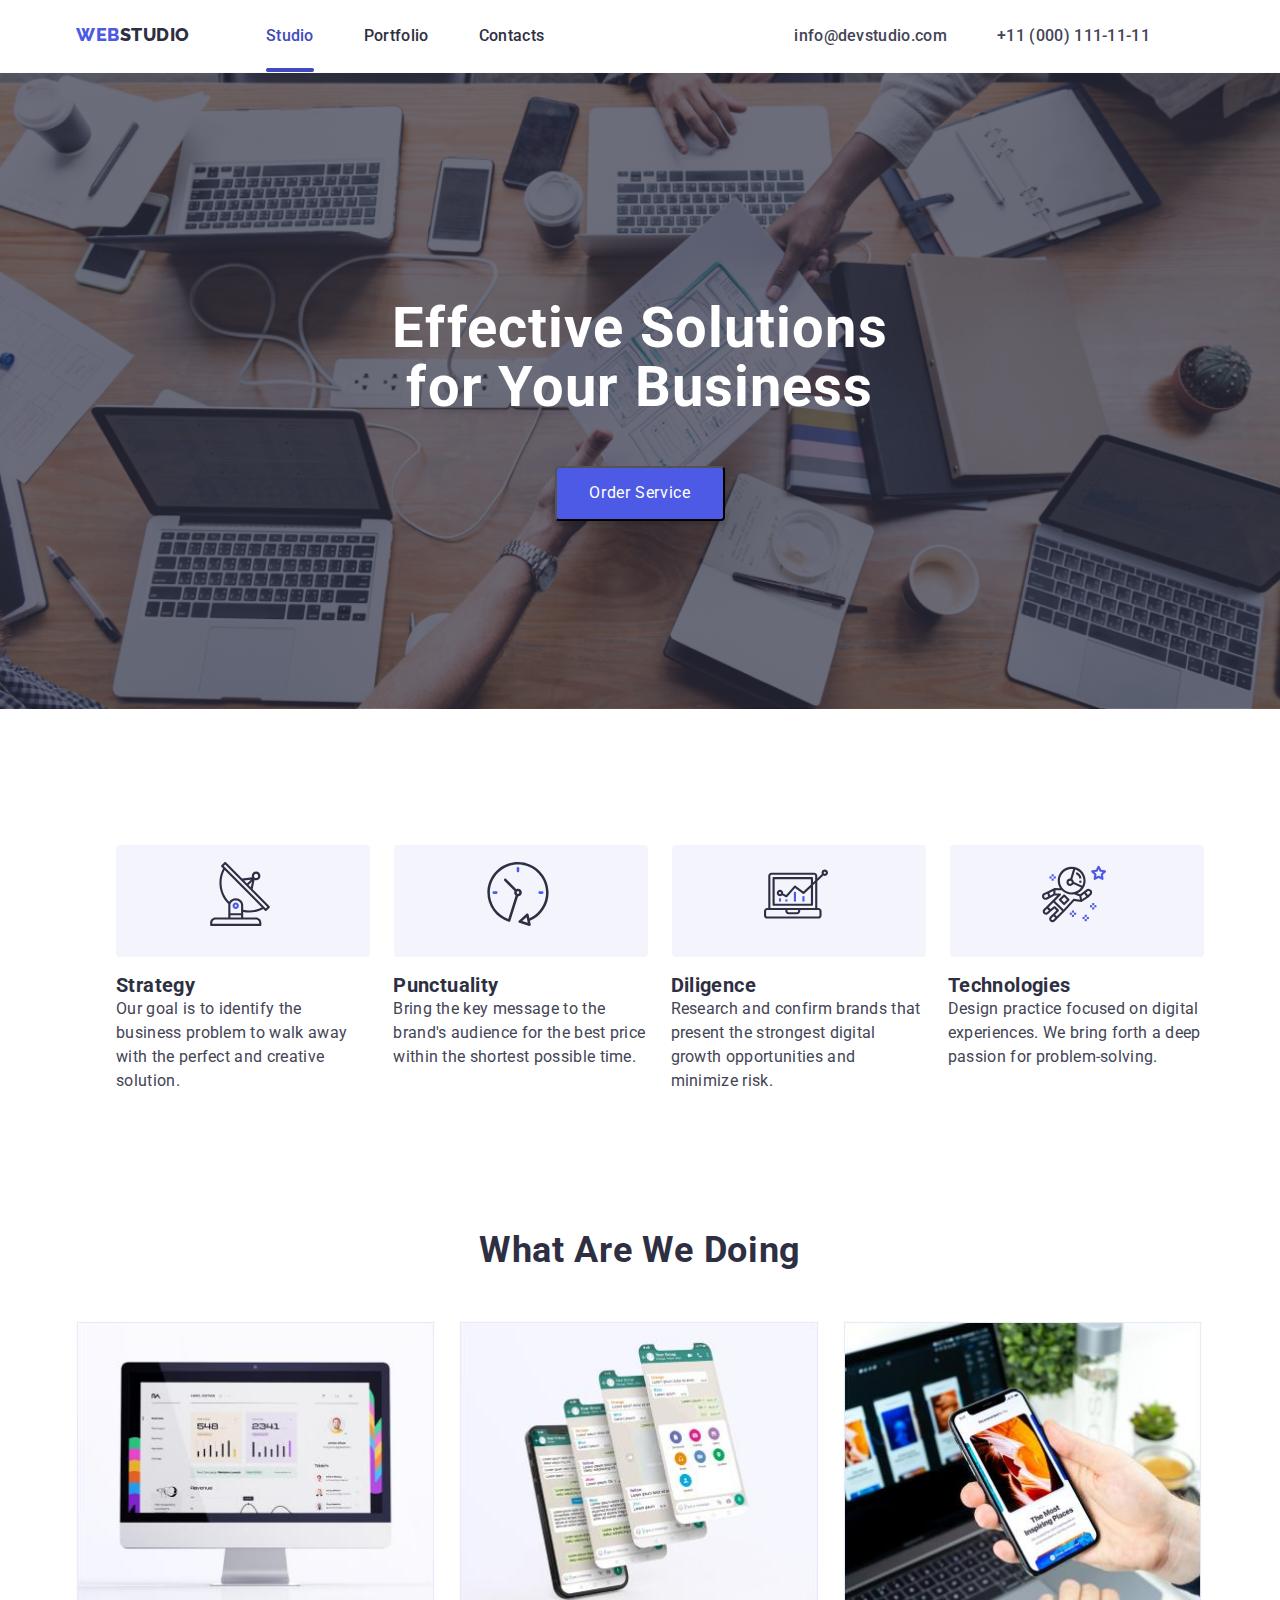
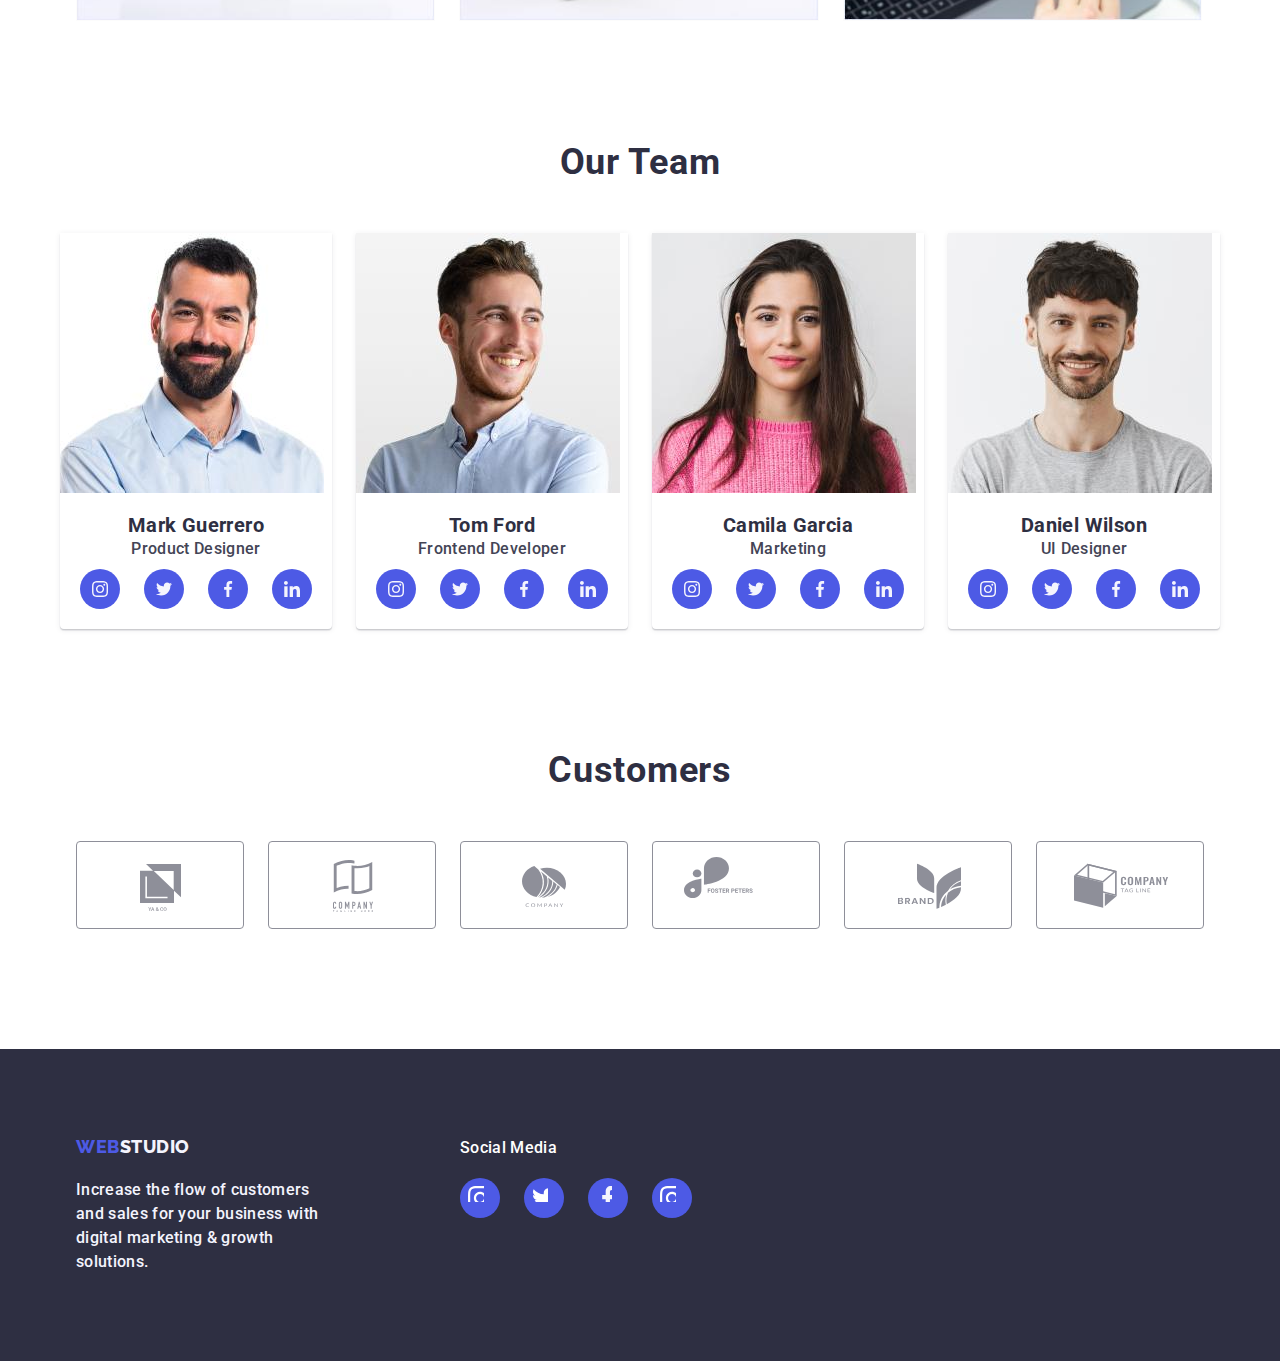
<file: index.html>
<!DOCTYPE html>
<html lang="en">
  <head>
    <meta charset="UTF-8">
    <meta name="viewport" content="width=device-width, initial-scale=1.0">
    <title>WebStudio - Effective Solutions for Your Business</title>
    <link rel="preconnect" href="https://fonts.googleapis.com">
    <link rel="preconnect" href="https://fonts.gstatic.com" crossorigin>
    <link href="https://fonts.googleapis.com/css2?family=Raleway:wght@800&family=Roboto:wght@400;500;700;900&display=swap" rel="stylesheet">
    <link rel="stylesheet" href="https://cdnjs.cloudflare.com/ajax/libs/modern-normalize/1.0.0/modern-normalize.min.css" />
    <link rel="stylesheet" href="CSS/style.css">
  </head>

  <!-- HEADER -->
    <header class="page-header">
      <div class="container menu">
        <!-- Navigation Bar -->
        <nav class="navigation">
          <!-- logo -->
          <a class="logo link" href="index.html"><span class="web">WEB</span><span class="studio">STUDIO</span></a>
          <!-- about -->
          <ul class="nav-menu list">
            <li class="item"><a class="link nav-menu-link studio-link" href="index.html">Studio</a></li>
            <li class="item"><a class="link nav-menu-link " href="portfolio.html">Portfolio</a></li>
            <li class="item"><a class="link nav-menu-link" href="">Contacts</a></li>
          </ul>
        </nav>
        <!-- How to reach -->
        <ul class="contacts list">
          <li class="item"><a class="link" href="mailto:info@devstudio.com">info@devstudio.com</a></li>
          <li class="item"><a class="link" href="tel:+110001111111">+11 (000) 111-11-11</a></li>
        </ul>
      </div>
    </header>

    <!-- MAIN -->
    <main>
      <!-- Hero section-->
      <section class="hero">
        <div class="container">
            <h1 class="hero-title">Effective Solutions<br>for Your Business</h1>
            <button type="button" data-modal-open class="order-button">Order Service</button>
            </div>
            </div>
      </section> 
      <!-- feature Section -->
      <section class="section">
        <div class="container">
          <h2 class="section-title" hidden>Feature</h2>
            <ul class="feature-icon-ul">
              <li class="feature-icon-list list">
                <a class="feature-icon-link link" href="#">
                  <svg class="antenna" width="70px" height="70px">
                    <use href="./images/icons.svg#antenna">
                    </use>
                  </svg>
                </a>
              </li>
              <li class="feature-icon-list list">
                <a class="feature-icon-link link" href="#">
                  <svg class="clock" width="70px" height="70px">
                    <use href="./images/icons.svg#clock"></use>
                  </svg>
                </a>
              </li>
              <li class="feature-icon-list list">
                <a class="feature-icon-link link" href="#">
                  <svg class="diagram" width="70px" height="70px">
                    <use href="./images/icons.svg#diagram">
                    </use>
                  </svg>
                </a>
              </li>
              <li class="feature-icon-list list">
                <a class="feature-icon-link link" href="#">
                  <svg class="astronaut" width="70px" height="70px">
                    <use href="./images/icons.svg#astronaut">
                    </use>
                  </svg>
                </a>
              </li>
            </ul>
          <ul class="feature-ul">
              <li class="feature-list list">
              <h3 class="feature-list-heading">Strategy</h3>
              <p class="feature-list-par">Our goal is to identify the business problem to walk away with the perfect and creative
                solution.</p>
              </li>
            <li class="feature-list list">
              <h3 class="feature-list-heading">Punctuality</h3>
              <p class="feature-list-par">Bring the key message to the brand's audience for the best price within the shortest
                possible time.</p>
            </li>
            <li class="feature-list list">
              <h3 class="feature-list-heading">Diligence</h3>
              <p class="feature-list-par">Research and confirm brands that present the strongest digital growth opportunities and
                minimize risk.</p>
            </li>
            <li class="feature-list list">
              <h3 class="feature-list-heading">Technologies</h3>
              <p class="feature-list-par">Design practice focused on digital experiences. We bring forth a deep passion for
                problem-solving.</p>
            </li>
          </ul>
        </div>
      </section>
      <!-- services Section -->
      <section class="section no-top-pad">
        <div class="container">
          <h2 class="section-title">What are we doing</h2>
          <ul class="services-ul list">
            <li class="services-list">
              <a href="#"><img src="./images/img1.jpg" width=360 alt="Monitor showing statistics"></a>
            </li>
            <li class="services-list">
              <a href="#"><img src="./images/img2.jpg" width=360 alt="Mobile phone showing chat session"></a>
            </li>
            <li class="services-list">
              <a href="#"><img src="./images/img3.jpg" width=360 alt="Mobile phone and laptop showing sync action"></a>
            </li>
          </ul>
        </div>
      </section>
      <!-- Our Team Section -->
      <section class="section key-no-padmarg">
        <div class="container">
          <h2 class="section-title">Our Team</h2>
          <ul class="key-people-ul list">
            <li class="key-people-list"><img src="./images/mark.jpg" width=264 alt="man holding a laptop">
              <div class="key-people-content">
                <h3 class="key-people-names">Mark Guerrero</h3>
                <p class="key-people-roles">Product Designer</p>
                <ul class="key-social-icons-ul list">
                  <li class="key-social-icons-list list">
                    <a href="#" class="key-social-link">
                      <svg class="key-instagram" width="16px" height="16px">
                        <use a href="./images/icons.svg#instagram">
                        </use>
                      </svg>
                      </a>
                  </li>
                  <li class="key-social-icons-list list">
                    <a href="#" class="key-social-link">
                      <svg class="key-twitter" width="16px" height="16px">
                        <use href="./images/icons.svg#twitter">
                        </use>
                      </svg>
                    </a>
                  </li>
                  <li class="key-social-icons-list list">
                    <a href="#" class="key-social-link">
                      <svg class="key-facebook" width="16px" height="16px">
                        <use href="./images/icons.svg#facebook">
                        </use>
                      </svg>
                    </a>
                  </li>
                  <li class="key-social-icons-list list">
                    <a href="#" class="key-social-link">
                      <svg class="key-facebook" width="16px" height="16px">
                        <use href="./images/icons.svg#linkedin">
                        </use>
                      </svg>
                    </a>
                  </li>
                </ul>
                </div>
                </li>
            <li class="key-people-list"><img src="./images/tom.jpg" width=264 alt="man smiling sideways">
              <div class="key-people-content">
                <h3 class="key-people-names">Tom Ford</h3>
                <p class="key-people-roles">Frontend Developer</p>
                <ul class="key-social-icons-ul list">
                  <li class="key-social-icons-list list">
                    <a href="#" class="key-social-link">
                      <svg class="key-instagram" width="16px" height="16px">
                        <use href="./images/icons.svg#instagram">
                        </use>
                      </svg>
                    </a>
                  </li>
                  <li class="key-social-icons-list list">
                    <a href="#" class="key-social-link">
                      <svg class="key-twitter" width="16px" height="16px">
                        <use href="./images/icons.svg#twitter">
                        </use>
                      </svg>
                    </a>
                  </li>
                  <li class="key-social-icons-list list">
                    <a href="#" class="key-social-link">
                      <svg class="key-facebook" width="16px" height="16px">
                        <use href="./images/icons.svg#facebook">
                        </use>
                      </svg>
                    </a>
                  </li>
                  <li class="key-social-icons-list list">
                    <a href="#" class="key-social-link">
                      <svg class="key-facebook" width="16px" height="16px">
                        <use href="./images/icons.svg#linkedin">
                        </use>
                      </svg>
                    </a>
                  </li>
                </ul>
                </div>
                </li>
            </li>
            <li class="key-people-list"><img src="./images/camila.jpg" width=264 alt="beautiful woman smirking">
              <div class="key-people-content">
                <h3 class="key-people-names">Camila Garcia</h3>
                <p class="key-people-roles">Marketing</p>
                <ul class="key-social-icons-ul list">
                  <li class="key-social-icons-list list">
                    <a href="#" class="key-social-link">
                      <svg class="key-instagram" width="16px" height="16px">
                        <use href="./images/icons.svg#instagram">
                        </use>
                      </svg>
                    </a>
                  </li>
                  <li class="key-social-icons-list list">
                    <a href="#" class="key-social-link">
                      <svg class="key-twitter" width="16px" height="16px">
                        <use href="./images/icons.svg#twitter">
                        </use>
                      </svg>
                    </a>
                  </li>
                  <li class="key-social-icons-list list">
                    <a href="#" class="key-social-link">
                      <svg class="key-facebook" width="16px" height="16px">
                        <use href="./images/icons.svg#facebook">
                        </use>
                      </svg>
                    </a>
                  </li>
                  <li class="key-social-icons-list list">
                    <a href="#" class="key-social-link">
                      <svg class="key-facebook" width="16px" height="16px">
                        <use href="./images/icons.svg#linkedin">
                        </use>
                      </svg>
                    </a>
                  </li>
                </ul>
              </div>
            </li>
            <li class="key-people-list"><img src="./images/daniel.jpg" width=264 alt="man with beard smiling">
             <div class="key-people-content">
              <h3 class="key-people-names">Daniel Wilson</h3>
              <p class="key-people-roles">UI Designer</p>
              <ul class="key-social-icons-ul list">
                <li class="key-social-icons-list list">
                  <a href="#" class="key-social-link">
                    <svg class="key-instagram" width="16px" height="16px">
                      <use href="./images/icons.svg#instagram">
                      </use>
                    </svg>
                  </a>
                </li>
                <li class="key-social-icons-list list">
                  <a href="#" class="key-social-link">
                    <svg class="key-twitter" width="16px" height="16px">
                      <use href="./images/icons.svg#twitter">
                      </use>
                    </svg>
                  </a>
                </li>
                <li class="key-social-icons-list list">
                  <a href="#" class="key-social-link">
                    <svg class="key-facebook" width="16px" height="16px">
                      <use href="./images/icons.svg#facebook">
                      </use>
                    </svg>
                  </a>
                </li>
                <li class="key-social-icons-list list">
                  <a href="#" class="key-social-link">
                    <svg class="key-facebook" width="16px" height="16px">
                      <use href="./images/icons.svg#linkedin">
                      </use>
                    </svg>
                  </a>
                </li>
              </ul>
             </div>
            </li>
            </ul>
          </ul>
        </div>
      </section>
      <section class="section cus-no-pad customers">
          <div class="container">
            <h2 class="section-title">Customers</h2>
            <ul class="customer-icons-ul list">
              <li class="customer-icons-list list">
                <a class="customer-icons-link link" href="#">
                  <svg class="Logo1 cus-svg" width="104px" height="56px">
                    <use href="./images/icons.svg#Logo1">
                    </use>
                  </svg>
                </a>
              </li>
              <li class="customer-icons-list list">
                <a class="customer-icons-link link" href="#">
                  <svg class="Logo2 cus-svg" width="104px" height="56px">
                    <use href="./images/icons.svg#Logo2">
                    </use>
                  </svg>
                </a>
              </li><li class="customer-icons-list list">
                <a class="customer-icons-link link" href="#">
                  <svg class="Logo3 cus-svg" width="104px" height="56px">
                    <use href="./images/icons.svg#Logo3">
                    </use>
                  </svg>
                </a>
              </li><li class="customer-icons-list list">
                <a class="customer-icons-link link" href="#">
                  <svg class="logo4 cus-svg" width="104px" height="56px">
                    <use  href="./images/icons.svg#logo4">
                    </use>
                  </svg>
                </a>
              </li><li class="customer-icons-list list">
                <a class="customer-icons-link link" href="#">
                  <svg class="Logo5 cus-svg" width="104px" height="56px">
                    <use href="./images/icons.svg#Logo5">
                    </use>
                  </svg>
                </a>
              </li>
              </li>
              <li class="customer-icons-list list">
                <a class="customer-icons-link link" href="#">
                  <svg class="Logo6 cus-svg" width="104px" height="56px">
                    <use href="./images/icons.svg#Logo6">
                    </use>
                  </svg>
                </a>
              </li>
      </section>
    </main>

    <!-- FOOTER -->
    <footer>
      <div class="container">
         <div class="end">
           <div class="logo-end">
             <!-- logo -->
             <a class="logo-end link" href="index.html"><span class="end-web">WEB</span><span
                 class="end-studio">STUDIO</span></a>
             <p class="end-sentence">Increase the flow of customers and sales for your business with digital marketing & growth
               solutions.</p>
           </div>
            <div class="end-icons">
              <p class="end-header">Social Media</p>
              <ul class="end-icons-ul list">
                
                <li class="end-icons-list list">
                  <a href="#" class="end-social-link">
                    <svg class="end-svg-icons" width="24px" height="24px">
                      <use href="./images/icons.svg#instagram2">
                      </use>
                    </svg>
                  </a>
                </li>
                <li class="end-icons-list list">
                  <a href="#" class="end-social-link" link>
                    <svg class="end-svg-icons" width="24px" height="24px">
                      <use href="./images/icons.svg#twitter2">
                      </use>
                    </svg>
                  </a>
                </li>
                <li class="end-icons-list list">
                  <a href="#" class="end-social-link">
                    <svg class="end-svg-icons" width="24px" height="24px" >
                      <use href="./images/icons.svg#facebook2">
                      </use>
                    </svg>
                  </a>
                </li>
                <li class="end-icons-list list">
                  <a href="#" class="end-social-link">
                    <svg class="end-svg-icons" width=24px height="24px">
                      <use href="./images/icons.svg#instagram2">
                      </use>
                    </svg>
                  </a>
                </li>
              </ul>
            </div>
         </div>
      </div>
    </footer>

    <div class="modal is-hidden" data-modal>
      <div class="modal-content">
        <button class="modal-close" data-modal-close>
          <a href="#" class="modal-close-link">
            <svg class="modal-close-icon" width=8px height="8px">
              <use href="./images/icons.svg#close">
              </use>
            </svg>
          </a>
        </button>
      </div>
    </div>

    <script src="js/modal.js"></script>
  </body>
  
</html>
</file>
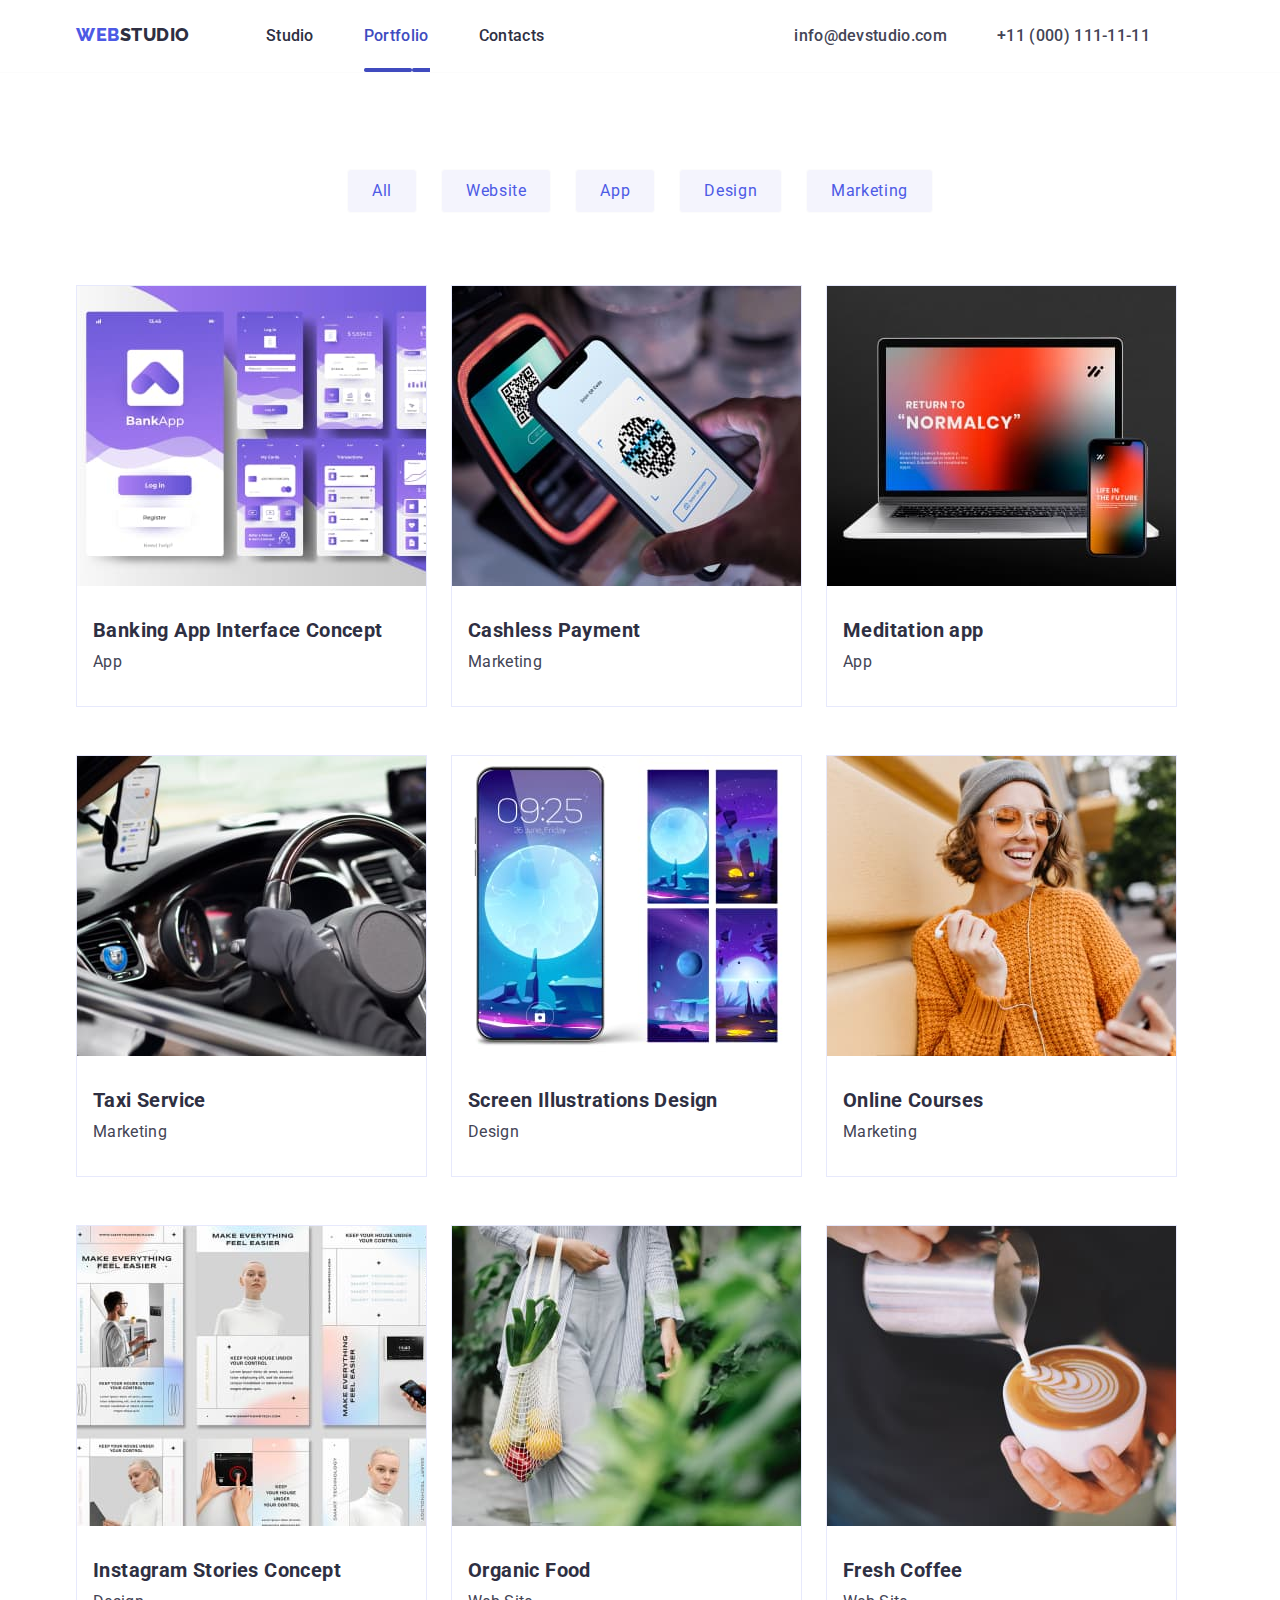
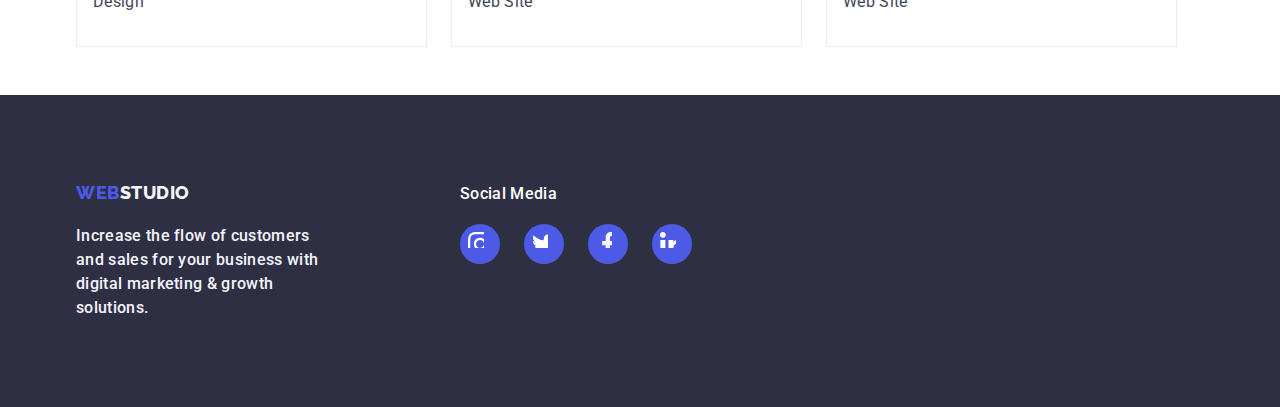
<file: portfolio.html>
<!DOCTYPE html>
<html lang="en">
  <head>
    <meta charset="UTF-8">
    <meta name="viewport" content="width=device-width, initial-scale=1.0">
    <title>WebStudio - Effective Solutions for Your Business</title>
    <link rel="preconnect" href="https://fonts.googleapis.com">
    <link href="https://fonts.googleapis.com/css2?family=Raleway:wght@800&family=Roboto:wght@400;500;700;900&display=swap" rel="stylesheet">
    <link rel="stylesheet" href="https://cdnjs.cloudflare.com/ajax/libs/modern-normalize/1.0.0/modern-normalize.min.css" />
    <link rel="stylesheet" href="CSS/style.css">
  </head>

<body>
  <!-- HEADER -->
  <header class="page-header">
    <div class="container menu">
      <!-- Navigation Bar -->
      <nav class="navigation">
        <!-- logo -->
        <a class="logo link" href="index.html"><span class="web">WEB</span><span class="studio">STUDIO</span></a>
        <!-- about -->
        <ul class="nav-menu list">
          <li class="item"><a class="link nav-menu-link" href="index.html">Studio</a></li>
          <li class="item"><a class="link nav-menu-link portfolio-link" href="portfolio.html">Portfolio</a></li>
          <li class="item"><a class="link nav-menu-link" href="">Contacts</a></li>
        </ul>
      </nav>
      <!-- How to reach -->
      <ul class="contacts list">
        <li class="item"><a class="link" href="mailto:info@devstudio.com">info@devstudio.com</a></li>
        <li class="item"><a class="link" href="tel:+110001111111">+11 (000) 111-11-11</a></li>
      </ul>
    </div>
  </header>

    <!-- main -->
    <main>
      <section class="portfolio-feature">
        <div class="container">
          <div class="filters">
            <ul class="filter-ul list">
              <li><button class="filter-button" type="button">All</button></li>
              <li><button class="filter-button" type="button">Website</button></li>
              <li><button class="filter-button" type="button">App</button></li>
              <li><button class="filter-button" type="button">Design</button></li>
              <li><button class="filter-button" type="button">Marketing</button></li>
            </ul>
          </div>
          <div class="project-cards">
            <ul class="project-cards-ul list">
              <li class="project-cards-list">
                <figure class="project-cards-figure">
                  <a href="#"><img src="./images/bankingapp.jpg" width=360 alt="different kinds of bank applications"></a>
                  <figcaption>14 Stylish and User-Friendly App Design Concepts · Task Manager App · Calorie Tracker App · Exotic Fruit Ecommerce App ·
                  Cloud Storage App</figcaption>
                </figure>
                <div class="project-cards-desc">
                  <h3 class="project-cards-heading">Banking App Interface Concept</h3>
                  <p class="project-cards-types">App</p>
                </div>
              </li>
              <li class="project-cards-list">
                <figure class="project-cards-figure">
                  <a href="#"><img src="./images/cashless.jpg" width=360 alt="mobile phone scanning a QR code"></a>
                  <figcaption>14 Stylish and User-Friendly App Design Concepts · Task Manager App · Calorie Tracker App · Exotic Fruit
                    Ecommerce App ·
                    Cloud Storage App</figcaption>
                </figure>
                  <div class="project-cards-desc">
                    <h3 class="project-cards-heading">Cashless Payment</h3>
                    <p class="project-cards-types">Marketing</p>
                  </div>
              </li>
              <li class="project-cards-list">
                <figure class="project-cards-figure">
                  <a href="#"><img src="./images/meditation.jpg" width=360 alt="laptop and a phone with same display"></a>
                  <figcaption>14 Stylish and User-Friendly App Design Concepts · Task Manager App · Calorie Tracker App · Exotic Fruit
                    Ecommerce App ·
                    Cloud Storage App</figcaption>
                </figure>
                  <div class="project-cards-desc">
                    <h3 class="project-cards-heading">Meditation app</h3>
                    <p class="project-cards-types">App</p>
                  </div>
              </li>
              <li class="project-cards-list">
                <figure class="project-cards-figure">
                  <a href="#"><img src="./images/taxi.jpg" width=360 alt="person driving a car with phone mounted on the dashboard"></a>
                  <figcaption>14 Stylish and User-Friendly App Design Concepts · Task Manager App · Calorie Tracker App · Exotic Fruit
                    Ecommerce App ·
                    Cloud Storage App</figcaption>
                </figure>
                  <div class="project-cards-desc">
                    <h3 class="project-cards-heading">Taxi Service</h3>
                    <p class="project-cards-types">Marketing</p>
                  </div>
              </li>
              <li class="project-cards-list">
                <figure class="project-cards-figure">
                  <a href="#"><img src="./images/screen.jpg" width=360 alt="phone with multiple background display"></a>
                  <figcaption>14 Stylish and User-Friendly App Design Concepts · Task Manager App · Calorie Tracker App · Exotic Fruit
                    Ecommerce App ·
                    Cloud Storage App</figcaption>
                </figure>
                  <div class="project-cards-desc">
                    <h3 class="project-cards-heading">Screen Illustrations Design</h3>
                    <p class="project-cards-types">Design</p>
                  </div>
              </li>
              <li class="project-cards-list">
                <figure class="project-cards-figure">
                  <a href="#"><img src="./images/online.jpg" width=360 alt="woman looking at her phone smiling while video calling"></a>
                  <figcaption>14 Stylish and User-Friendly App Design Concepts · Task Manager App · Calorie Tracker App · Exotic Fruit
                    Ecommerce App ·
                    Cloud Storage App</figcaption>
                </figure>
                  <div class="project-cards-desc">
                    <h3 class="project-cards-heading">Online Courses</h3>
                    <p class="project-cards-types">Marketing</p>
                  </div>
              </li>
              <li class="project-cards-list">
                <figure class="project-cards-figure">
                  <a href="#"><img src="./images/instagramstories.jpg" width=360 alt="sample instagram stories by a social influencer"></a>
                  <figcaption>14 Stylish and User-Friendly App Design Concepts · Task Manager App · Calorie Tracker App · Exotic Fruit
                    Ecommerce App ·
                    Cloud Storage App</figcaption>
                </figure>
                  <div class="project-cards-desc">
                    <h3 class="project-cards-heading">Instagram Stories Concept</h3>
                    <p class="project-cards-types">Design</p>
                  </div>
              </li>
              <li class="project-cards-list">
                <figure class="project-cards-figure">
                  <a href="#"><img src="./images/organic.jpg" width=360 alt="lady holding a bag of vegetbale groceries"></a>
                  <figcaption>14 Stylish and User-Friendly App Design Concepts · Task Manager App · Calorie Tracker App · Exotic Fruit
                    Ecommerce App ·
                    Cloud Storage App</figcaption>
                </figure>
                  <div class="project-cards-desc">
                    <h3 class="project-cards-heading">Organic Food</h3>
                    <p class="project-cards-types">Web Site</p>
                  </div>
              <li class="project-cards-list">
                <figure class="project-cards-figure">
                  <a href="#"><img src="./images/fresh.jpg" width=360 alt="caffuccino in a cup with a leaf design"></a>
                  <figcaption>14 Stylish and User-Friendly App Design Concepts · Task Manager App · Calorie Tracker App · Exotic Fruit
                    Ecommerce App ·
                    Cloud Storage App</figcaption>
                </figure>
                  <div class="project-cards-desc">
                    <h3 class="project-cards-heading">Fresh Coffee</h3>
                    <p class="project-cards-types">Web Site</p>
                  </div>
              </li>
            </ul>
          </div>
        </div>
      </section>
    </main>

<!-- FOOTER -->
<footer>
  <div class="container">
    <div class="end">
      <div class="logo-end">
        <!-- logo -->
        <a class="logo-end link" href="index.html"><span class="end-web">WEB</span><span
            class="end-studio">STUDIO</span></a>
        <p class="end-sentence">Increase the flow of customers and sales for your business with digital marketing &
          growth
          solutions.</p>
      </div>
      <div class="end-icons">
        <p class="end-header">Social Media</p>
        <ul class="end-icons-ul list">

          <li class="end-icons-list list">
            <a href="#" class="end-social-link">
              <svg class="end-svg-icons" width="24px" height="24px">
                <use href="./images/icons.svg#instagram2">
                </use>
              </svg>
            </a>
          </li>
          <li class="end-icons-list list">
            <a href="#" class="end-social-link" link>
              <svg class="end-svg-icons" width="24px" height="24px">
                <use href="./images/icons.svg#twitter2">
                </use>
              </svg>
            </a>
          </li>
          <li class="end-icons-list list">
            <a href="#" class="end-social-link">
              <svg class="end-svg-icons" width="24px" height="24px">
                <use href="./images/icons.svg#facebook2">
                </use>
              </svg>
            </a>
          </li>
          <li class="end-icons-list list">
            <a href="#" class="end-social-link">
              <svg class="end-svg-icons" width=24px height="24px">
                <use href="./images/icons.svg#linkedin2">
                </use>
              </svg>
            </a>
          </li>
        </ul>
      </div>
    </div>
  </div>
</footer>
  
 </body>

 </html>
</file>
<file: CSS/style.css>
:root {
    --white:#FFF;
    --iris: rgba(77, 90, 229);
    --navyblue: #2E2F42;
    --slate: #434455;
    --cloud: #F4F4FD;
    --ocean: #404BBF;
    --dairy:#FCFCFC;
    --grey:rgba(46, 47, 66, 0.70);
    --cornflower:#E7E9FC;
    --lightslate:#8E8F99;
    --green:#31D0AA;
    --transition-duration: .25s;
}

/* *, *::after, *::before {
    box-sizing: inherit;
} */

body {
    color: var(--navyblue);
    font-family: "Roboto", sans-serif;
    font-size: 16px;
    letter-spacing: .32px;
    line-height: 1.5;
    font-weight: 500; 
    background-color: var(--white);
}

.container {
    width: 1158px;
    padding-left: 15px;
    padding-right: 15px;
    margin: 0 auto;
}

/* studio and portfolio html */
.page-header {
    border-bottom: 1px solid var(--dairy);
}

.menu,
.navigation,
.nav-menu,
.contacts {
    display: flex;
    align-items: center;
}

figure {
    margin:0;
}

.nav-menu {
    margin-left: 93px;
    padding-top: 24px;
    padding-bottom: 24px;
}

.nav-menu-link {
    color: var(--navyblue);
    transition: color 250ms cubic-bezier(0.4, 0, 0.2, 1);
}
.nav-menu .item:not(:last-child), .contacts .item:not(:last-child){
    margin-right: 50px;
}

/* class for resetting basic properties of lists (ul) */
.list {
    list-style: none;
    padding-left: 0;
    margin: 0;
}

/* class for resetting basic properties in the positions */
.link {
    text-decoration: none;
}

svg {
    white-space: 0;
}

.logo {
    margin-right: 76px;
}

.web{
    color:var(--iris); 
    font-family: Raleway;
    font-size: 18px;
    font-weight: 800;
    line-height: 1.2; /* 116.667% */
    letter-spacing: 0.54px;
    text-transform: uppercase;
}

.studio{
    color: var(--navyblue);
    font-family: Raleway;
    font-size: 18px;
    font-weight: 800;
    line-height: 1.2; /* 116.667% */
    letter-spacing: 0.54px;
    text-transform: uppercase;
}

.contacts .item:first-child {
    margin-left: 250px;
}

.contacts .link {
    color: var(--slate);
    transition: color 250ms cubic-bezier(0.4, 0, 0.2, 1);
    
}

.studio-link {
    color:var(--ocean);
}

.nav-menu-link::before, .nav-menu-link::after {
    content: "";
    position: absolute;
    display: flex;
    background-size: contain;
    width: 64px;
    height: 4px;
    pointer-events: none;
}

.nav-menu-link:after {
    display: none;
    margin-top: 20px;
    background-image: url(../images/hover.jpg);
    transition: background-image 250ms (0.4, 0, 0.2, 1);
    

}

.nav-menu-link:hover::after {
    display: block;

}

.portfolio-link {
    color: var(--ocean);
}

.portfolio-link::after {
    content: "";
    margin-top: 20px;
    position: absolute;
    display: flex;
    background-image: url(../images/hover.jpg);
    width: 66px;
    height: 4px;
    pointer-events: none;
}

.studio-link::after {
    content: "";
    margin-top: 20px;
    position: absolute;
    display: flex;
    background-image: url(../images/hover.jpg);
    width: 48px;
    height: 4px;
    pointer-events: none;
}

.link:hover, .link:active {
    color: var(--ocean);
}
.link:focus {
    color:var(--ocean);
}




.contacts
h1,
h2,
h3,
h4,
h5,
h6, 
p {
    margin: 0;
    padding: 0;
}

.hero {
    background-image: linear-gradient(rgba(46, 47, 66, 0.7), rgba(46, 47, 66, 0.7)), url(../images/herobackground.png);
    background-repeat: no-repeat;
    margin: 0 auto;
    max-width: 1440px;  
    text-align: center;
    padding-top: 188px;
    padding-bottom: 188px;
    background-position: center;
    background-size: cover;
}

.hero-title {
    font-size: 56px;
    font-weight: 700;
    line-height: 1.07; /* 107.143% */
    letter-spacing: 1.12px;
    color: var(--white);
    margin-bottom: 48px ; 
}

.order-button{
    padding: 16px 32px;
    border-radius: 4px;
    background: var(--iris);
    box-shadow: 0px 4px 4px 0px rgba(0, 0, 0, 0.15);
    cursor: pointer;
    color:var(--white);
    letter-spacing: 0.64px;
    transition: background 250ms cubic-bezier(0.4, 0, 0.2, 1);
}

.order-button:hover{
    background: var(--ocean); 
    color:var(--white);
}

.order-button:focus{
    background: var(--ocean); 
    color:var(--white);
}

/* all sections use one section B14 */
.section {
    padding-top: 120px;
    padding-bottom: 120px;
}

.key-no-padmarg {
    padding-top: 0;
    padding-bottom: 0;
}

.no-top-pad {
    padding-top: 0;
}

.feature-icon-ul {
    display: flex;
    column-gap: 24px;
}

.feature-icon-list {
    width: 264px;
    height: 112px;
    background: var(--cloud);
    border-radius: 4px;
    display: flex;
    justify-content: center;
    align-items: center;
}
.feature-ul {
    /* margin-top: 120px; */
    column-gap: 24px;
    display: flex;
    flex-wrap: wrap;
}

.feature-list{
    flex-basis: calc((100% - 75px) /4);
}

.feature-list-heading{
    font-size: 20px;
    line-height: 1.2; /* 120% */
    letter-spacing: 0.4px;
}

.feature-list-par{
    color: var(--slate);
    font-family: Roboto;
    font-size: 16px;
    font-weight: 400;
    line-height: 1.5;
    /* 150% */
    letter-spacing: 0.32px;
}

.section-title {
    margin-bottom: 50px;
    text-align: center;
    font-size: 36px;
    font-weight: 700;
    line-height: 1.17; /* 111.111% */
    letter-spacing: 0.72px;
    text-transform: capitalize;
}

/* Properties for correct display of images */
img {
    display: block;
    max-width: 100%;
    height: auto;
}

.services-ul{
    display: flex;
    gap: 24px;
}

.services-list{
    border: 1px solid var(--dairy);
    flex-basis: calc((100% - 50px) /3);
}

.key-people-ul{
    justify-content: center;
    display: flex;
    list-style: none;
    gap: 24px;
}


.key-people-list{
    flex-basis: calc((100% - 75px) /4);
    text-align: center ;
    border-radius: 0px 0px 4px 4px;
    background: var(--white);
    box-shadow: 0px 2px 1px 0px rgba(46, 47, 66, 0.08), 0px 1px 1px 0px rgba(46, 47, 66, 0.16), 0px 1px 6px 0px rgba(46, 47, 66, 0.08);
}

.key-people-content {
    padding: 20px;
}
.key-people-names {
    color: var(--navyblue);
    font-size: 20px;
    line-height: 1.2; /* 120% */
    letter-spacing: 0.4px;
}

.key-people-roles {
    color: var(--slate);
}

.key-social-icons-ul {
    margin-top: 8px;
    display: flex;
    column-gap: 24px;
}

.key-social-link {
    display: flex;
    align-items: center;
    justify-content: center;
    background-color: var(--iris);
    width: 40px;
    height: 40px;
    border-radius: 20px;
    transition: background-color 250ms cubic-bezier(0.4, 0, 0.2, 1);
}

.key-social-link:hover {
    background-color: var(--ocean);
}

.key-social-link:focus {
    background-color: var(--ocean);
}

.key-social-link:active {
    background-color: var(--ocean); */
}



.customers {
    margin-bottom: 120px;
}
.customer-icons-ul {
    margin-left: 0;
    display: flex;
    align-items: center;
    justify-content: center;
    column-gap: 24px;
}

.customer-icons-link {
    display: flex;
    align-items: center;
    justify-content: center;
    width: 168px;
    height: 88px;
    border-radius: 20px;
    border-radius: 4px;
    border: 1px solid var(--lightslate);
    fill:var(--lightslate);
    transition: border 250ms cubic-bezier(0.4, 0, 0.2, 1), fill 250ms cubic-bezier(0.4, 0, 0.2, 1);
}

.customer-icons-link:hover {
    border: 1px solid var(--ocean);
    fill: var(--ocean);
}

.customer-icons-link:focus {
    border: 1px solid var(--ocean);
    fill: var(--ocean);
}

.customer-icons-link:active {
    border: 1px solid var(--ocean);
    fill: var(--ocean);
}

.cus-no-pad {
    padding-bottom: 0;
}
/* studio and portfolio html */
footer {
    background: var(--navyblue);
    height: 312px;
    display: flex;
    align-items: center;
}

.end {
    display: flex;
    align-items: flex-start;
}

.end-web {
    font-family: "Raleway";
    font-size: 18px;
    font-weight: 800;
    line-height: 1.16; /* 116.667% */
    letter-spacing: 0.54px;
    text-transform: uppercase;
    color: var(--iris);
}

.end-studio {
    font-family: "Raleway";
    font-size: 18px;
    font-weight: 800;
    line-height: 1.16; /* 116.667% */
    letter-spacing: 0.54px;
    text-transform: uppercase;
    color: var(--cloud);
}

.end-sentence {
    margin-top: 18px;
    color: var(--cloud);
    width: 264px;
}

.end-header {
    font-family: Roboto;
    font-weight: 500;
    color:var(--white);
}

.end-icons {
    margin-left: 120px;
}

.end-header {
    margin-bottom: 18px;
}
.end-icons-ul {
    margin-top: 8px;
    display: flex;
    column-gap: 24px;
}

.end-social-link {
    display: flex;
    align-items: center;
    justify-content: center;
    background-color: var(--iris);
    width: 40px;
    height: 40px;
    border-radius: 20px;
    transition: background-color 250ms cubic-bezier(0.4, 0, 0.2, 1);

}

.end-social-link:hover {
    background-color: var(--green);

}

.end-social-link:focus {
    background-color: var(--green);
}

.end-social-link:active {
    background-color: var(--green);
    */
}

/* portfolio html */
.filters{
    margin-top: 96px;
    margin-bottom: 72px;
}

.filter-ul{
    display: flex;
    justify-content:center;
    gap: 24px;
}

.filter-button{
    padding: 12px 24px;
    justify-content: center;
    align-items: center;
    border-radius: 4px;
    border: 1px solid var(--dairy);
    background: var(--cloud);
    color:var(--iris);
    text-align: center;
    letter-spacing: 0.64px;
    cursor: pointer;
    transition: color 250ms cubic-bezier(0.4, 0, 0.2, 1), background 250ms cubic-bezier(0.4, 0, 0.2, 1), box-shadow 250ms 250ms cubic-bezier(0.4, 0, 0.2, 1);
}


.filter-button:hover{
    color:var(--white);
    border-radius: 4px;
    background: var(--ocean);
    box-shadow: 0px 2px 2px 0px rgba(0, 0, 0, 0.12), 0px 2px 1px 0px rgba(0, 0, 0, 0.08), 0px 3px 1px 0px rgba(0, 0, 0, 0.10);
}

.filter-button:focus{
    color: var(--white);
    border-radius: 4px;
    background: var(--ocean);
    box-shadow: 0px 2px 2px 0px rgba(0, 0, 0, 0.12), 0px 2px 1px 0px rgba(0, 0, 0, 0.08), 0px 3px 1px 0px rgba(0, 0, 0, 0.10);
}

.project-cards-ul {
    display: flex;
    flex-wrap: wrap;
    column-gap: 24px; 

}

.project-cards-list {
    flex-basis: calc((100% - 75px) / 3);
    border: 1px solid var(--cornflower, var(--dairy));
    background: var(--white, var(--white));
    margin-bottom: 48px;
    transition: box-shadow ;
}

.project-cards-list:hover {
    border: 1px solid var(--cloud);
    background: var(white);
    box-shadow: 0px 2px 1px 0px rgba(46, 47, 66, 0.08),
        0px 1px 1px 0px rgba(46, 47, 66, 0.16),
        0px 1px 6px 0px rgba(46, 47, 66, 0.08);
}


.project-cards-figure {
    width: 100%;
    height: 300px;
    position: relative;
    overflow: hidden;
}

.project-cards-figure img {
    display: block;
    width: 100%;
    height: 100%;
    object-fit: cover;
    object-position: center;
}

.project-cards-figure figcaption {
    position: absolute;
    top: 0;
    left: 0;
    width: 100%;
    height: 100%;
    padding: 0px 32px;
    background-color: rgba(77, 90, 229, 0.90);
    opacity: .7;
    color: var(--cloud);
    text-align: left;
    font-family: Roboto;
    font-size: 16px;
    font-weight: 400;
    line-height: 1.5;/* 150% */
    letter-spacing: 0.32px;
    display: flex;
    align-items: center;
    transition: transform var(--transition-duration) cubic-bezier(0.4, 0, 0.2, 1);
    transform:translateY(100%);
    will-change: transform;
} 

.project-cards-list:hover figcaption {
    transform:translateY(0);
}

.project-cards-desc{
    padding: 32px 16px;
}

.project-cards-heading{
    color: var(--navyblue);
    font-size: 20px;
    line-height: 1.2; /* 120% */
    letter-spacing: 0.4px;
    margin-bottom: 8px;
}

.project-cards-types{
    color: var(--slate);
    font-weight: 400;
}

.modal {
    background-color: rgba(46, 47, 66, 0.40);
    position: fixed;
    display: flex;
    align-items: center;
    justify-content: center;
    width: 100%;
    height: 100%;
    top: 0px;
    left: 0px;
    opacity: 1;
    pointer-events: auto;
    transform: none;
}

.modal.is-hidden {
    visibility: hidden;
    opacity:0;
    pointer-events: none;

}
.modal.is-hidden .modal-content {
    transform: scale(0.5);
    /* transform: translateY(-20px); */
}


.modal-content {
    position: relative;
    width: 408px;
    height: 584px;
    border-radius: 4px;
    background-color: var(--dairy);
    box-shadow: 0px 2px 1px 0px rgba(0, 0, 0, 0.20), 0px 1px 3px 0px rgba(0, 0, 0, 0.12), 0px 1px 1px 0px rgba(0, 0, 0, 0.14);
    transform: none;
    transition: transform var(--transition-duration);
}

.modal-close {
    display: flex;
    align-items: center;
    justify-content: center;
    background-color: var(--cornflower);
    width: 24px;
    height: 24px;
    border-radius: 12px;
    position: absolute;
    top: 24px;
    right: 24px;
    stroke-width: 1px;
    border-color: rgba(0, 0, 0, 0.10);;
    cursor: pointer;
}
</file>
